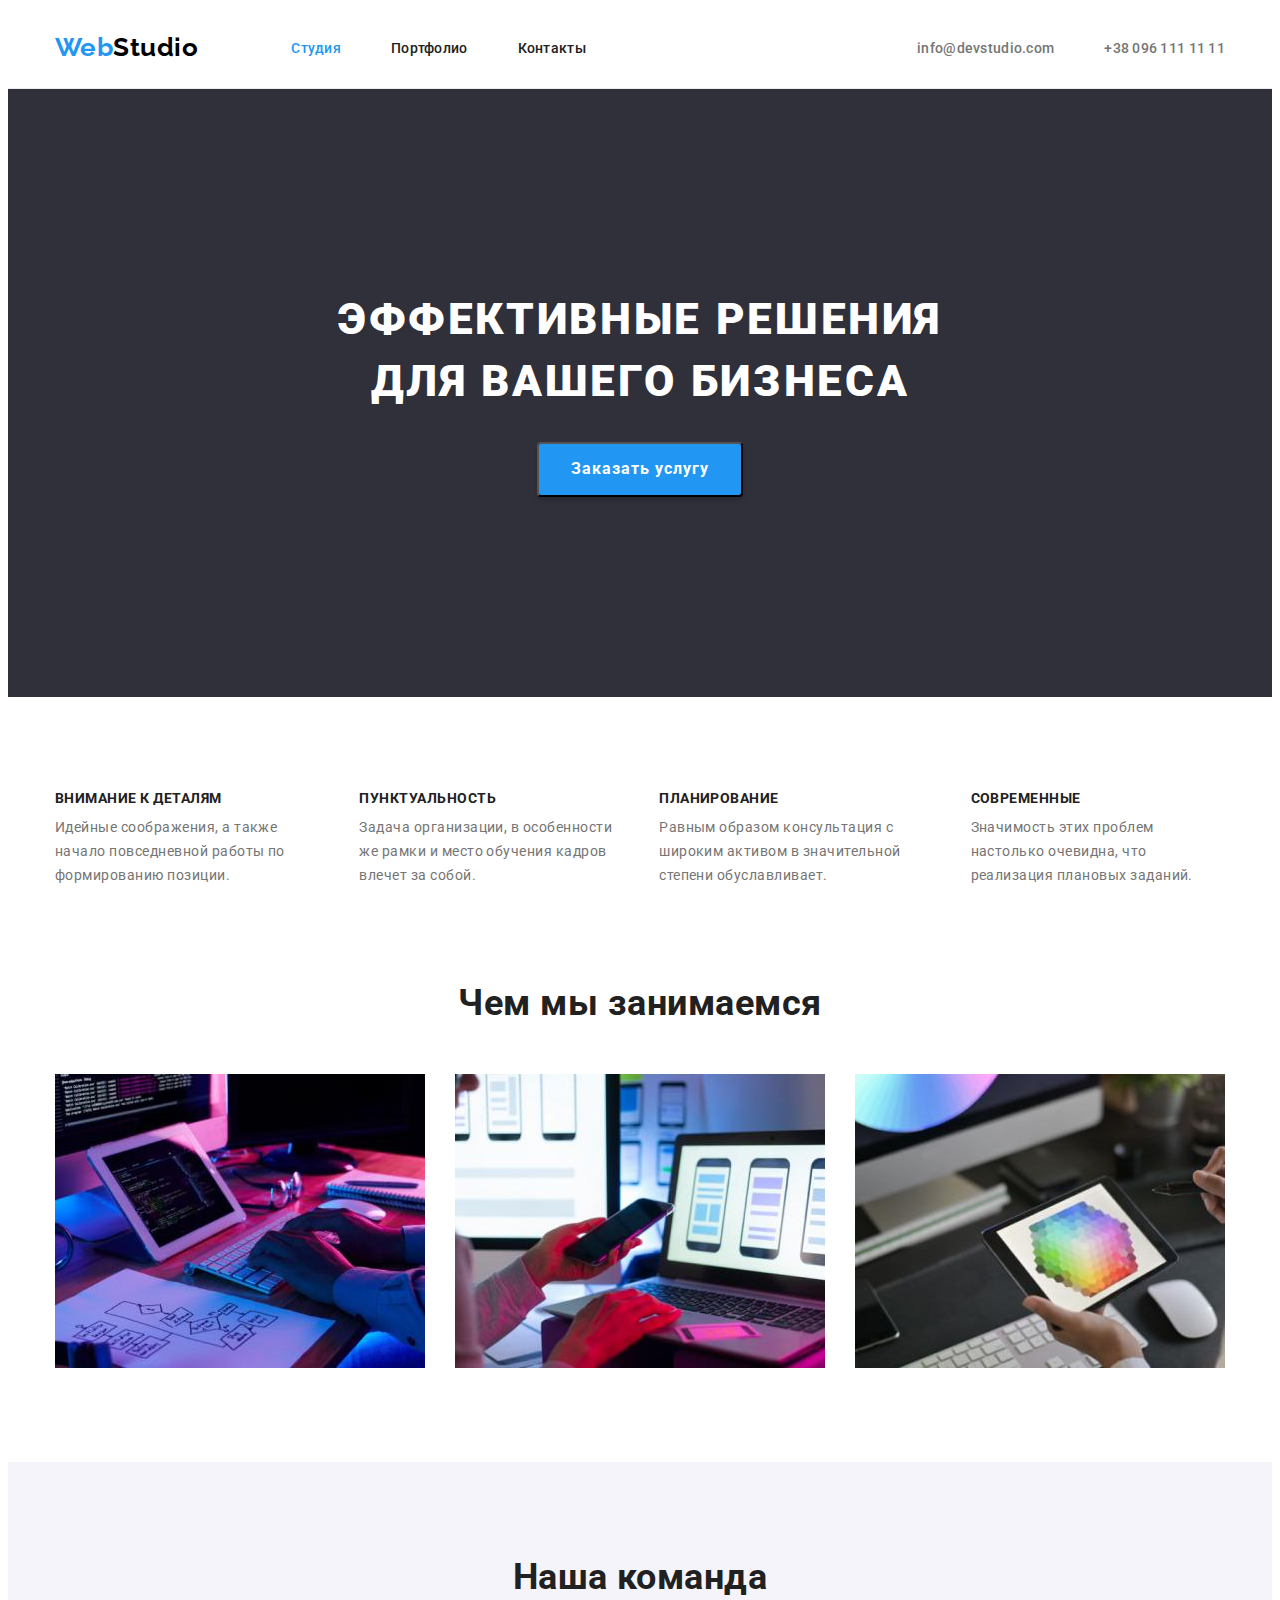
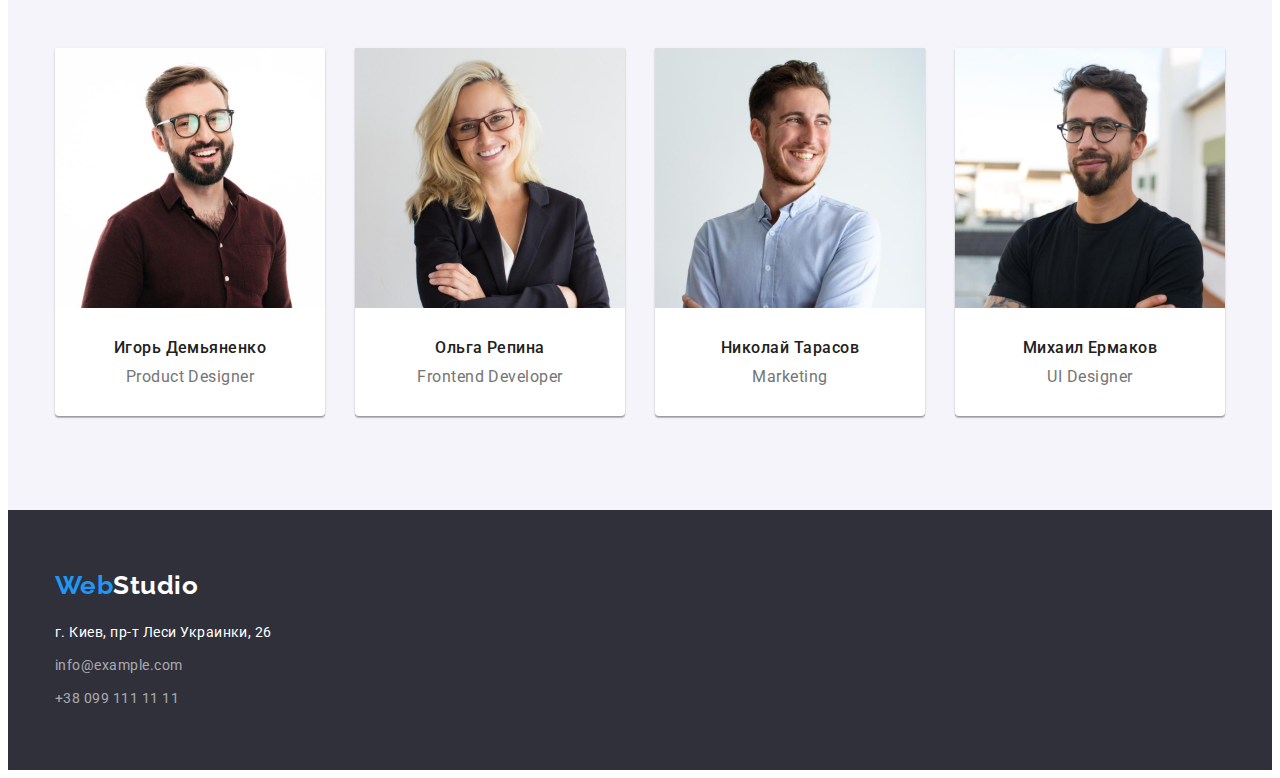
<file: index.html>
<!DOCTYPE html>
<html lang="ru">
	<head>
		<meta charset="UTF-8" />
		<meta http-equiv="X-UA-Compatible" content="IE=edge" />
		<meta name="viewport" content="width=device-width, initial-scale=1.0" />
		<title>Document</title>
		<link
			rel="stylesheet"
			href="https://cdnjs.cloudflare.com/ajax/libs/modern-normalize/1.1.0/modern-normalize.min.css"
			integrity="sha512-wpPYUAdjBVSE4KJnH1VR1HeZfpl1ub8YT/NKx4PuQ5NmX2tKuGu6U/JRp5y+Y8XG2tV+wKQpNHVUX03MfMFn9Q=="
			crossorigin="anonymous"
			referrerpolicy="no-referrer"
		/>
		<link
			href="https://fonts.googleapis.com/css2?family=Edu+TAS+Beginner:wght@700&family=Raleway:wght@700&family=Roboto:wght@400;500;700;900&display=swap"
			rel="stylesheet"
		/>
		<link rel="stylesheet" href="./css/styles.css" />
	</head>
	<body>
		<header class="header">
			<div class="container">
				<nav class="nav">
					<a href="./index.html" class="logo"><span class="logo-color">Web</span>Studio</a>
					<ul class="list header-list">
						<li class="header-item"><a href="./index.html" class="nav-list current">Студия</a></li>
						<li class="header-item"><a href="./portfolio.html" class="nav-list">Портфолио</a></li>
						<li class="header-item"><a href="" class="nav-list">Контакты</a></li>
					</ul>
				</nav>
				<ul class="contacts">
					<li class="contacts-item">
						<a href="mailto:info@devstudio.com" class="contacts-mail">info@devstudio.com</a>
					</li>
					<li><a href="tel:+380961111111" class="contacts-tel">+38 096 111 11 11</a></li>
				</ul>
			</div>
		</header>

		<main>
			<section class="section section-hero">
				<div class="container">
					<h1 class="title">Эффективные решения для вашего бизнеса</h1>
					<button type="button" class="btn">Заказать услугу</button>
				</div>
			</section>
			<section class="section">
				<div class="container">
					<h2 class="visually-hidden">Наші переваги</h2>
					<ul class="advantage-list">
						<li class="advantage-item">
							<h3 class="advantage-title">Внимание к деталям</h3>
							<p class="advantage-text">
								Идейные соображения, а также начало повседневной работы по формированию позиции.
							</p>
						</li>
						<li class="advantage-item">
							<h3 class="advantage-title">Пунктуальность</h3>
							<p class="advantage-text">
								Задача организации, в особенности же рамки и место обучения кадров влечет за собой.
							</p>
						</li>
						<li class="advantage-item">
							<h3 class="advantage-title">Планирование</h3>
							<p class="advantage-text">
								Равным образом консультация с широким активом в значительной степени обуславливает.
							</p>
						</li>
						<li class="advantage-item">
							<h3 class="advantage-title">Современные</h3>
							<p class="advantage-text">Значимость этих проблем настолько очевидна, что реализация плановых заданий.</p>
						</li>
					</ul>
				</div>
			</section>

			<section class="section section-size">
				<div class="container">
					<h2 class="work-title">Чем мы занимаемся</h2>
					<ul class="work-list">
						<li class="work-item"><img src="./images/img1.jpg" alt="Робочий процес" width="370" height="294" /></li>
						<li class="work-item"><img src="./images/img2.jpg" alt="Робочий процес" width="370" height="294" /></li>
						<li class="work-item"><img src="./images/img3.jpg" alt="Робочий процес" width="370" height="294" /></li>
					</ul>
				</div>
			</section>

			<section class="section section-team">
				<div class="container">
					<h2 class="work-title-team">Наша команда</h2>
					<ul class="work-list-team">
						<li class="work-item-team">
							<img src="./images/foto1.jpg" alt="Игорь Демьяненко" width="270" height="260" />
							<h3 class="name-title">Игорь Демьяненко</h3>
							<p class="team-text">Product Designer</p>
						</li>
						<li class="work-item-team">
							<img src="./images/foto2.jpg" alt="Ольга Репина" width="270" height="260" />
							<h3 class="name-title">Ольга Репина</h3>
							<p class="team-text">Frontend Developer</p>
						</li>
						<li class="work-item-team">
							<img src="./images/foto3.jpg" alt="Николай Тарасов" width="270" height="260" />
							<h3 class="name-title">Николай Тарасов</h3>
							<p class="team-text">Marketing</p>
						</li>
						<li class="work-item-team">
							<img src="./images/foto4.jpg" alt="Михаил Ермаков" width="270" height="260" />
							<h3 class="name-title">Михаил Ермаков</h3>
							<p class="team-text">UI Designer</p>
						</li>
					</ul>
				</div>
			</section>
		</main>

		<footer class="footer">
			<div class="container">
				<a href="./index.html" class="logo-footer">
					<span class="logo-color">Web</span><span class="footer-logo-color">Studio</span>
				</a>
				<address>
					<ul class="address-list">
						<li class="address-item">
							<a href="https://goo.gl/maps/35UjGf1LxanLmhbe7" class="address">г. Киев, пр-т Леси Украинки, 26</a>
						</li>
						<li class="address-item"><a href="mailto:info@example.com" class="footer-mail">info@example.com</a></li>
						<li class="address-item"><a href="tel:+380991111111" class="footer-tel">+38 099 111 11 11</a></li>
					</ul>
				</address>
			</div>
		</footer>
	</body>
</html>
</file>
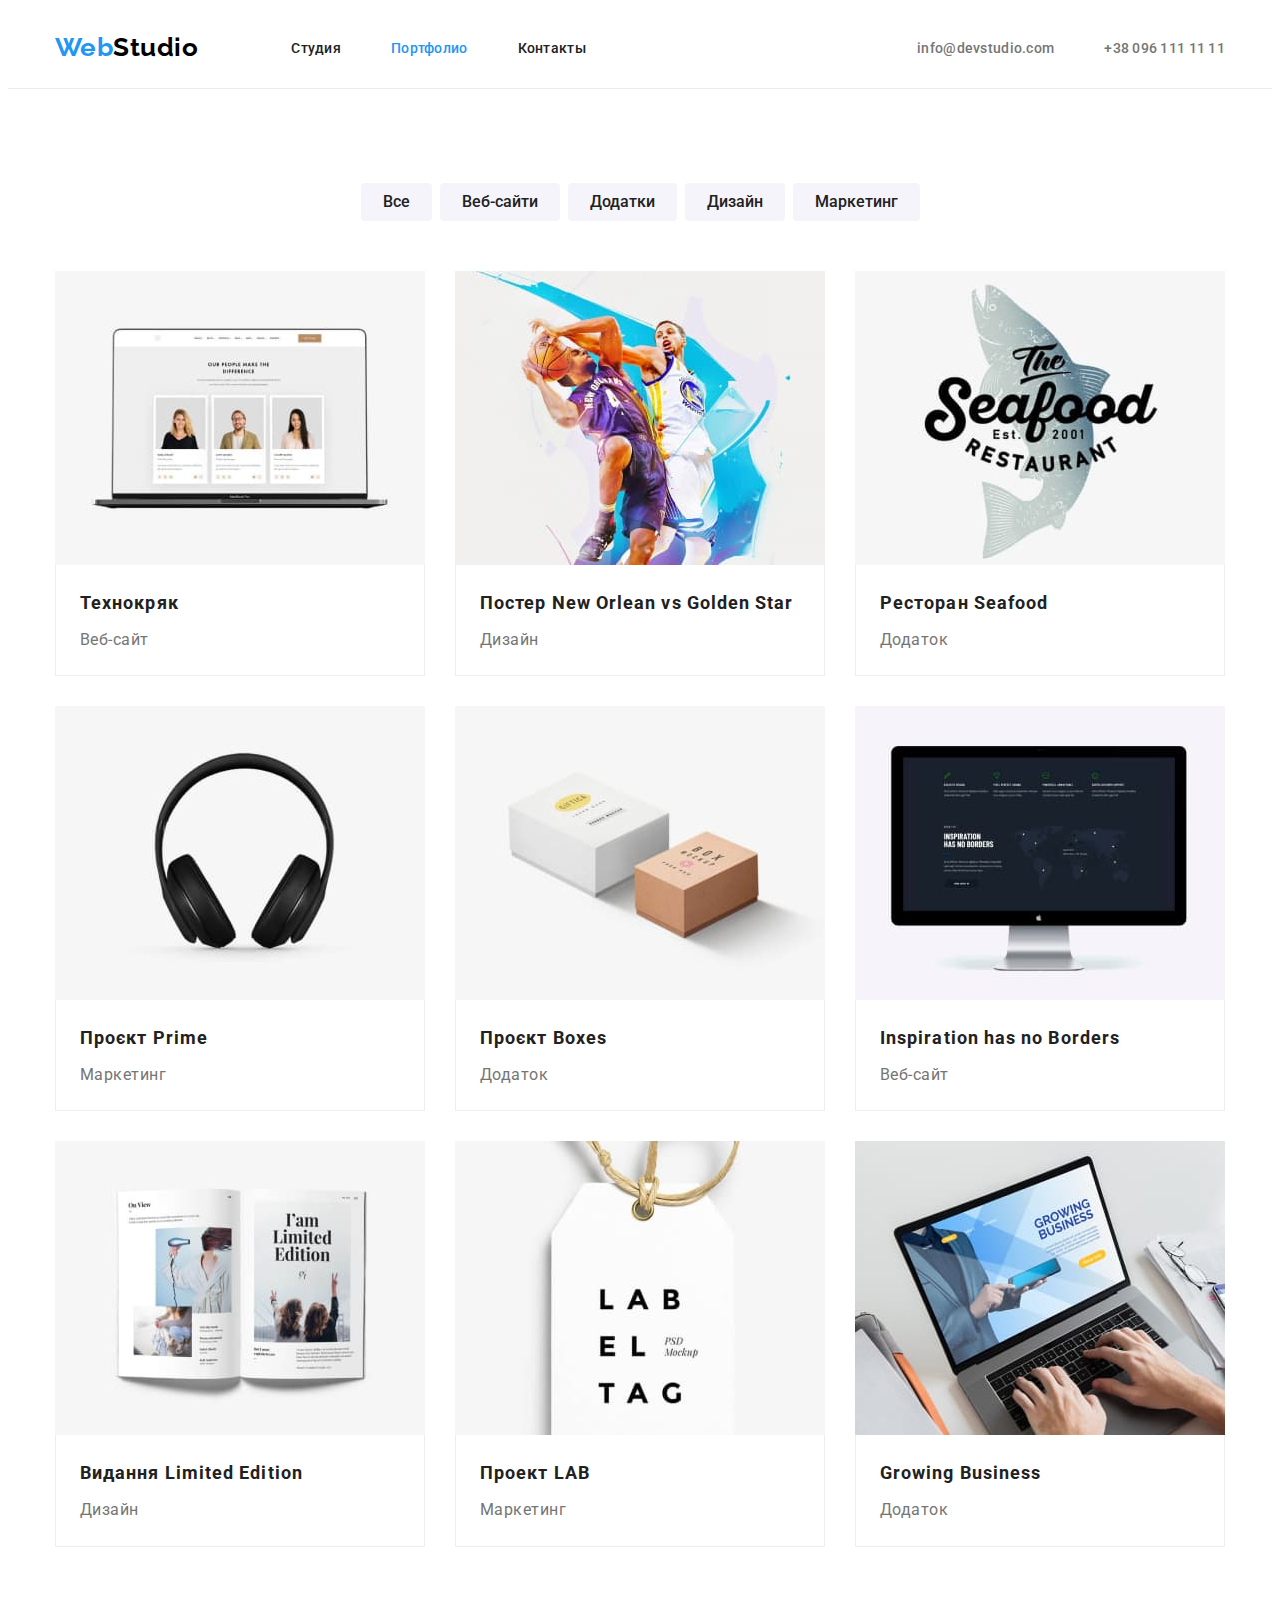
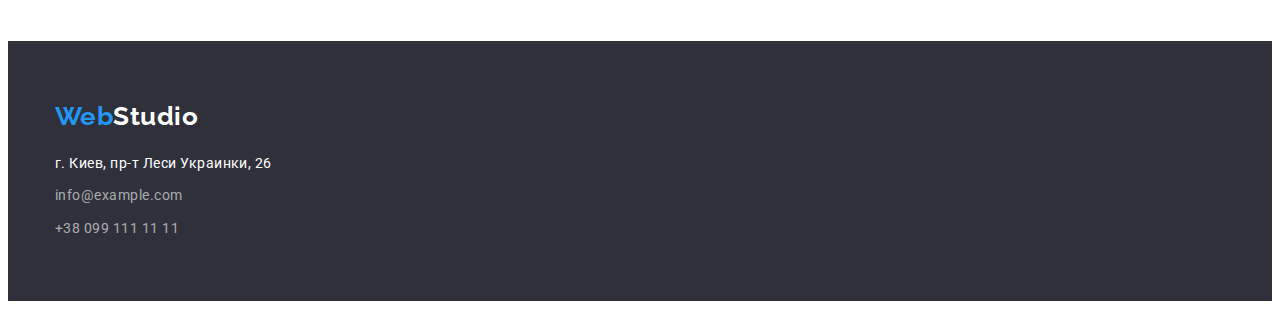
<file: portfolio.html>
<!DOCTYPE html>
<html lang="ru">
	<head>
		<meta charset="UTF-8" />
		<meta http-equiv="X-UA-Compatible" content="IE=edge" />
		<meta name="viewport" content="width=device-width, initial-scale=1.0" />
		<title>Document</title>
		<link
			rel="stylesheet"
			href="https://cdnjs.cloudflare.com/ajax/libs/modern-normalize/1.1.0/modern-normalize.min.css"
			integrity="sha512-wpPYUAdjBVSE4KJnH1VR1HeZfpl1ub8YT/NKx4PuQ5NmX2tKuGu6U/JRp5y+Y8XG2tV+wKQpNHVUX03MfMFn9Q=="
			crossorigin="anonymous"
			referrerpolicy="no-referrer"
		/>
		<link
			href="https://fonts.googleapis.com/css2?family=Edu+TAS+Beginner:wght@700&family=Raleway:wght@700&family=Roboto:wght@400;500;700;900&display=swap"
			rel="stylesheet"
		/>
		<link rel="stylesheet" href="./css/styles.css" />
	</head>
	<body>
		<header class="header">
			<div class="container">
				<nav class="nav">
					<a href="./index.html" class="logo"><span class="logo-color">Web</span>Studio</a>
					<ul class="list header-list">
						<li class="header-item"><a href="./index.html" class="nav-list">Студия</a></li>
						<li class="header-item"><a href="./portfolio.html" class="nav-list current">Портфолио</a></li>
						<li class="header-item"><a href="" class="nav-list">Контакты</a></li>
					</ul>
				</nav>
				<ul class="contacts">
					<li class="contacts-item">
						<a href="mailto:info@devstudio.com" class="contacts-mail">info@devstudio.com</a>
					</li>
					<li>
						<a href="tel:+380961111111" class="contacts-tel">+38 096 111 11 11</a>
					</li>
				</ul>
			</div>
		</header>

		<main>
			<section class="section">
				<div class="container">
					<h1 class="visually-hidden">Наши роботи</h1>
					<ul class="list-button">
						<li class="button-item"><button type="button" class="button">Все</button></li>
						<li class="button-item"><button type="button" class="button">Веб-сайти</button></li>
						<li class="button-item"><button type="button" class="button">Додатки</button></li>
						<li class="button-item"><button type="button" class="button">Дизайн</button></li>
						<li class="button-item"><button type="button" class="button">Маркетинг</button></li>
					</ul>
					<ul class="list-works">
						<li class="item-works">
							<a href="" class="works-link">
								<img src="./images/robota1.jpg" alt="Откритий ноутбук" width="370" height="294" />
								<div class="container-works">
									<h2 class="works-title">Технокряк</h2>
									<p class="works-text">Веб-сайт</p>
								</div>
							</a>
						</li>
						<li class="item-works">
							<a href="" class="works-link">
								<img src="./images/robota2.jpg" alt="Два баскитболиста" width="370" height="294" />
								<div class="container-works">
									<h2 class="works-title">Постер New Orlean vs Golden Star</h2>
									<p class="works-text">Дизайн</p>
								</div>
							</a>
						</li>
						<li class="item-works">
							<a href="" class="works-link">
								<img src="./images/robota3.jpg" alt="Логотип" width="370" height="294" />
								<div class="container-works">
									<h2 class="works-title">Ресторан Seafood</h2>
									<p class="works-text">Додаток</p>
								</div>
							</a>
						</li>
						<li class="item-works">
							<a href="" class="works-link">
								<img src="./images/robota4.jpg" alt="Наушники" width="370" height="294" />
								<div class="container-works">
									<h2 class="works-title">Проєкт Prime</h2>
									<p class="works-text">Маркетинг</p>
								</div>
							</a>
						</li>
						<li class="item-works">
							<a href="" class="works-link">
								<img src="./images/robota5.jpg" alt="Два бокса" width="370" height="294" />
								<div class="container-works">
									<h2 class="works-title">Проєкт Boxes</h2>
									<p class="works-text">Додаток</p>
								</div>
							</a>
						</li>
						<li class="item-works">
							<a href="" class="works-link">
								<img src="./images/robota6.jpg" alt="Монитор" width="370" height="294" />
								<div class="container-works">
									<h2 class="works-title">Inspiration has no Borders</h2>
									<p class="works-text">Веб-сайт</p>
								</div>
							</a>
						</li>
						<li class="item-works">
							<a href="" class="works-link">
								<img src="./images/robota7.jpg" alt="Откритая книга" width="370" height="294" />
								<div class="container-works">
									<h2 class="works-title">Видання Limited Edition</h2>
									<p class="works-text">Дизайн</p>
								</div>
							</a>
						</li>
						<li class="item-works">
							<a href="" class="works-link">
								<img src="./images/robota8.jpg" alt="Бирка" width="370" height="294" />
								<div class="container-works">
									<h2 class="works-title">Проект LAB</h2>
									<p class="works-text">Маркетинг</p>
								</div>
							</a>
						</li>
						<li class="item-works">
							<a href="" class="works-link">
								<img src="./images/robota9.jpg" alt="Откритий ноутбук" width="370" height="294" />
								<div class="container-works">
									<h2 class="works-title">Growing Business</h2>
									<p class="works-text">Додаток</p>
								</div>
							</a>
						</li>
					</ul>
				</div>
			</section>
		</main>

		<footer class="footer">
			<div class="container">
				<a href="./index.html" class="logo-footer">
					<span class="logo-color">Web</span><span class="footer-logo-color">Studio</span>
				</a>
				<address>
					<ul class="address-list">
						<li class="address-item">
							<a href="https://goo.gl/maps/35UjGf1LxanLmhbe7" class="address">г. Киев, пр-т Леси Украинки, 26</a>
						</li>
						<li class="address-item"><a href="mailto:info@example.com" class="footer-mail">info@example.com</a></li>
						<li class="address-item"><a href="tel:+380991111111" class="footer-tel">+38 099 111 11 11</a></li>
					</ul>
				</address>
			</div>
		</footer>
	</body>
</html>
</file>
<file: css/styles.css>
:root {
	--primary-text-color: #757575;
	--title-text-color: #212121;
	--title: #ffffff;
	--accent-color: #2196f3;
}

body {
	background-color: #ffffff;
	color: var(--primary-text-color);

	font-family: "Roboto", sans-serif;
	letter-spacing: 0.03em;
}

h1,
h2,
h3,
h4,
h5,
h6,
p {
	margin: 0;
}
ul,
ol {
	margin: 0;
	padding-left: 0;
}

header {
	border-bottom: 1px solid #ececec;
}

*,
*::before,
*::after {
	box-sizing: border-box;
}

img {
	display: block;
	max-width: 100%;
	height: auto;
}

.container {
	max-width: 1200px;
	margin-left: auto;
	margin-right: auto;
	padding-left: 15px;
	padding-right: 15px;
}

.section {
	padding-top: 94px;
	padding-bottom: 94px;
}

/* -----Header----- */

.logo {
	font-family: "Raleway", sans-serif;

	font-weight: 700;
	color: #000000;
	font-size: 26px;
	line-height: 1.19;
	text-decoration: none;
	margin-right: 93px;
	padding-top: 24px;
	padding-bottom: 25px;
}

.logo-color {
	color: var(--accent-color);
}

.footer-logo-color {
	color: #ffffff;
}

.list,
.contacts,
.advantage-list,
.work-list,
.work-list-team,
.address-list,
.list-button,
.list-works {
	list-style-type: none;
}

.header > .container {
	display: flex;
	align-items: center;
}

.nav {
	display: flex;
}

.header-list {
	display: flex;
	align-items: center;
}

.header-item:not(:last-child) {
	margin-right: 50px;
}

.nav-list {
	color: var(--title-text-color);

	font-weight: 500;
	font-size: 14px;
	line-height: 1.14;
	letter-spacing: 0.02em;
	text-decoration: none;
	list-style-type: none;
}

.nav-list:hover,
.nav-list:focus {
	color: var(--accent-color);
}

.current {
	color: var(--accent-color);
}

.contacts {
	display: flex;
	margin-left: auto;
}

.contacts-mail {
	color: var(--primary-text-color);

	font-weight: 500;
	font-size: 14px;
	line-height: 1.14;
	letter-spacing: 0.02em;
	text-decoration: none;
}

.contacts-mail:hover,
.contacts-mail:focus {
	color: var(--accent-color);
}

.contacts-tel {
	color: var(--primary-text-color);

	font-weight: 500;
	font-size: 14px;
	line-height: 1.14;
	letter-spacing: 0.02em;
	text-decoration: none;
}

.contacts-tel:hover,
.contacts-tel:focus {
	color: var(--accent-color);
}

.contacts-item {
	margin-right: 50px;
}

/* -----Header----- */

/* -----Main-----*/

.section-hero {
	background-color: #2f303a;
	padding-top: 200px;
	padding-bottom: 200px;
}

.title {
	color: var(--title);

	font-weight: 900;
	font-size: 44px;
	line-height: 1.4;
	text-align: center;
	letter-spacing: 0.06em;
	text-transform: uppercase;

	width: 696px;
	margin-bottom: 30px;
	margin-right: auto;
	margin-left: auto;
}

.btn {
	color: var(--title);
	background-color: var(--accent-color);
	box-shadow: 0px 4px 4px rgba(0, 0, 0, 0.15);
	border-radius: 4px;

	font-family: inherit;
	font-weight: 700;
	font-size: 16px;
	line-height: 1.9;
	cursor: pointer;
	text-align: center;
	letter-spacing: 0.06em;
	display: block;
	margin: auto;
	padding: 10px 32px;
}

.btn:hover,
.btn:focus {
	background-color: #188ce8;
}

/* -----Секція переваг-----*/

.visually-hidden {
	position: absolute;
	white-space: nowrap;
	width: 1px;
	height: 1px;
	overflow: hidden;
	border: 0;
	padding: 0;
	clip: rect(0 0 0 0);
	clip-path: inset(50%);
	margin: -1px;
}

.advantage-list {
	display: flex;
}

.advantage-item:not(:last-child) {
	margin-right: 30px;
}

.advantage-title {
	color: var(--title-text-color);

	font-size: 14px;
	line-height: 1.14;
	text-transform: uppercase;
	margin-bottom: 10px;
}

.advantage-text {
	font-size: 14px;
	line-height: 1.7;
}

/* -----Секція переваг-----*/

/* -----Чим ми займаємся-----*/

.section-size {
	padding-top: 0;
}

.work-title {
	color: var(--title-text-color);

	font-size: 36px;
	line-height: 1.17;
	text-align: center;
	margin-bottom: 50px;
}

.work-list {
	display: flex;
	gap: 30px;
}

.work-item {
	width: calc((100% - 60px) / 3);
}

/* -----Чим ми займаємся-----*/

/* -----Наша команда----- */

.section-team {
	background-color: #f5f4fa;
}

.work-title-team {
	color: var(--title-text-color);

	font-size: 36px;
	line-height: 1.17;
	text-align: center;
	margin-bottom: 50px;
}

.work-list-team {
	display: flex;
	gap: 30px;
}

.work-item-team {
	width: calc((100% - 90px) / 4);
}

.work-item-team {
	background: #ffffff;
	box-shadow: 0px 1px 3px rgba(0, 0, 0, 0.12), 0px 1px 1px rgba(0, 0, 0, 0.14), 0px 2px 1px rgba(0, 0, 0, 0.2);
	border-radius: 0px 0px 4px 4px;
}

.name-title {
	color: var(--title-text-color);

	font-weight: 500;
	font-size: 16px;
	line-height: 1.19;
	text-align: center;
	padding-top: 30px;
	margin-bottom: 10px;
}

.team-text {
	font-size: 16px;
	line-height: 1.19;
	text-align: center;
	padding-bottom: 30px;
}

/* -----Наша команда----- */

/* -----Main-----*/

/* ----- Footer -----*/

.footer {
	background-color: #2f303a;
	padding-top: 60px;
	padding-bottom: 60px;
}

.logo-footer {
	font-family: "Raleway", sans-serif;

	font-weight: 700;
	color: #000000;
	font-size: 26px;
	line-height: 1.19;
	text-decoration: none;
	display: block;
	margin-bottom: 20px;
}

.address {
	color: #ffffff;

	font-weight: 400;
	font-size: 14px;
	line-height: 1.7;
	text-decoration: none;
	font-style: normal;
}

.address-item:not(:last-child) {
	margin-bottom: 9px;
}

.address:hover {
	color: var(--accent-color);
}

.footer-mail,
.footer-tel {
	color: rgba(255, 255, 255, 0.6);

	font-weight: 400;
	font-size: 14px;
	line-height: 1.7;
	text-decoration: none;
	font-style: normal;
}

.footer-mail:hover,
.footer-mail:focus {
	color: var(--accent-color);
}

.footer-tel:hover,
.footer-tel:focus {
	color: var(--accent-color);
}

/* ----- Footer -----*/

/* -----Портфоліо===== */

.list-button {
	display: flex;
	justify-content: center;
	margin-bottom: 50px;
}

.button-item:not(:last-child) {
	margin-right: 8px;
}

.button {
	background: #f5f4fa;
	border-radius: 4px;
	color: var(--title-text-color);

	font-family: inherit;
	font-weight: 500;
	font-size: 16px;
	line-height: 1.6;
	text-align: center;
	border: 0;
	cursor: pointer;
	padding: 6px 22px;
}

.button:hover,
.button:focus {
	background-color: var(--accent-color);
	color: #ffffff;
}

.button-item {
}

/* ----- Роботи -----*/

.list-works {
	display: flex;
	flex-wrap: wrap;
	gap: 30px;
}

.works-link {
	text-decoration: none;
}

.container-works {
	padding: 20px 24px;
	border-bottom: 1px solid #eeeeee;
	border-right: 1px solid #eeeeee;
	border-left: 1px solid #eeeeee;
}

.works-title {
	color: var(--title-text-color);

	font-style: normal;
	font-size: 18px;
	line-height: 2;
	letter-spacing: 0.06em;
	margin-bottom: 4px;
}

.works-text {
	color: var(--primary-text-color);

	font-size: 16px;
	line-height: 1.9;
}

.item-works {
	background: #ffffff;

	width: calc((100% - 60px) / 3);
}
/* ----- Роботи -----*/
</file>
